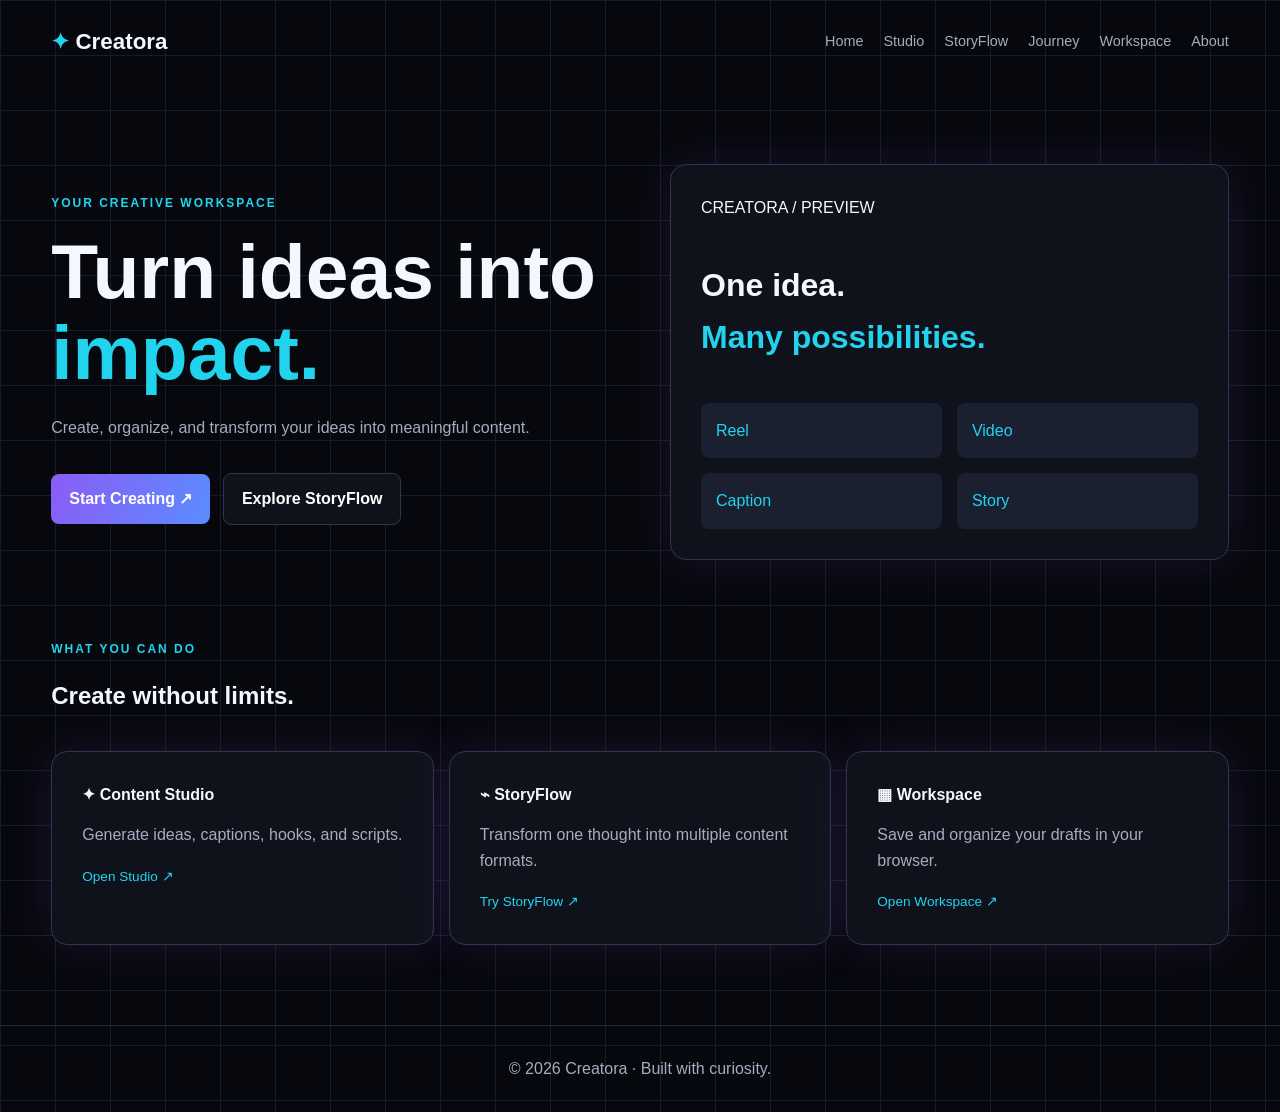
<file: index.html>
<!DOCTYPE html>
<html lang="en">
<head>
<meta charset="UTF-8">
<meta name="viewport" content="width=device-width, initial-scale=1.0">
<title>Creatora | Home</title>
<link rel="icon" type="image/png" href="favicon1 .jpeg">
<link rel="stylesheet" href="style.css">
</head>
<body>
<header class="navbar">
<a class="logo" href="index.html">✦ Creatora</a>
<button class="menu-toggle">☰</button>
<nav class="nav-links">
<a href="index.html">Home</a><a href="studio.html">Studio</a><a href="storyflow.html">StoryFlow</a>
<a href="journey.html">Journey</a><a href="workspace.html">Workspace</a><a href="about.html">About</a>
</nav>
</header>
<main>
<section class="hero">
<div>
<p class="eyebrow">YOUR CREATIVE WORKSPACE</p>
<h1>Turn ideas into <span>impact.</span></h1>
<p class="hero-text">Create, organize, and transform your ideas into meaningful content.</p>
<a class="btn primary" href="studio.html">Start Creating ↗</a>
<a class="btn secondary" href="storyflow.html">Explore StoryFlow</a>
</div>
<div class="hero-card">
<p>CREATORA / PREVIEW</p><h2>One idea.<br><span>Many possibilities.</span></h2>
<div class="chips"><span>Reel</span><span>Video</span><span>Caption</span><span>Story</span></div>
</div>
</section>
<section class="section">
<p class="eyebrow">WHAT YOU CAN DO</p><h2>Create without limits.</h2>
<div class="cards">
<article><b>✦ Content Studio</b><p>Generate ideas, captions, hooks, and scripts.</p><a href="studio.html">Open Studio ↗</a></article>
<article><b>⌁ StoryFlow</b><p>Transform one thought into multiple content formats.</p><a href="storyflow.html">Try StoryFlow ↗</a></article>
<article><b>▦ Workspace</b><p>Save and organize your drafts in your browser.</p><a href="workspace.html">Open Workspace ↗</a></article>
</div>
</section>
</main>
<footer>© <span id="year"></span> Creatora · Built with curiosity.</footer>
<script src="main.js"></script>
</body>
</html>
</file>
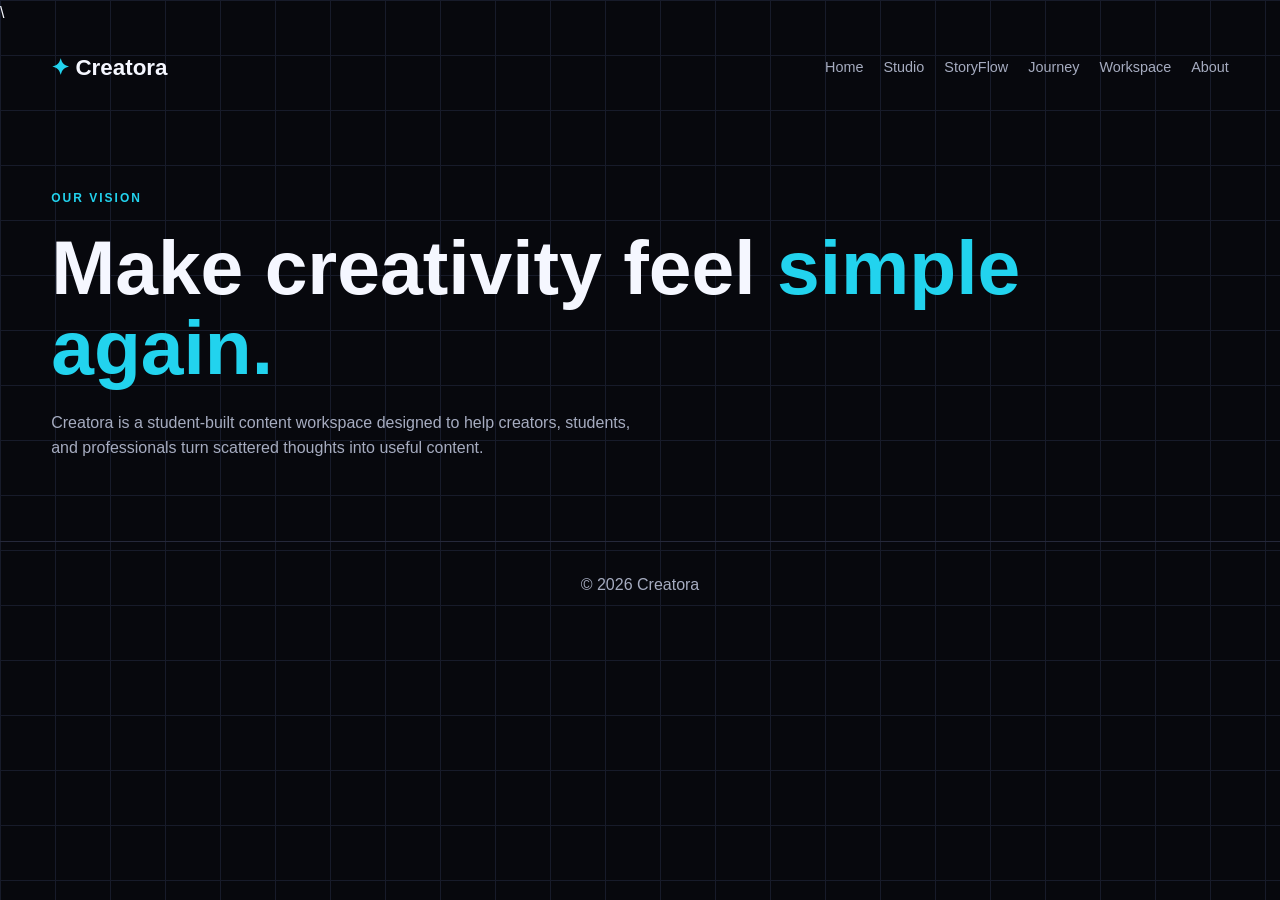
<file: about.html>
<!DOCTYPE html>
<html lang="en"><head>\
    <meta charset="UTF-8"><meta name="viewport" content="width=device-width, initial-scale=1.0">
    <title>About Creatora</title>
    <link rel="icon" type="image/png" href="favicon1 .jpeg">
    <link rel="stylesheet" href="style.css"></head>
<body><header class="navbar"><a class="logo" href="index.html">✦ Creatora</a>
    <button class="menu-toggle">☰</button><nav class="nav-links"><a href="index.html">Home</a>
        <a href="studio.html">Studio</a><a href="storyflow.html">StoryFlow</a><a href="journey.html">Journey</a>
        <a href="workspace.html">Workspace</a><a href="about.html">About</a></nav></header>
<main class="page"><p class="eyebrow">OUR VISION</p><h1>Make creativity feel <span>simple again.</span></h1>
    <p class="hero-text">Creatora is a student-built content workspace designed to help creators, students, and professionals turn scattered thoughts into useful content.</p>
</main><footer>© <span id="year"></span> Creatora</footer><script src="main.js"></script></body></html>
</file>
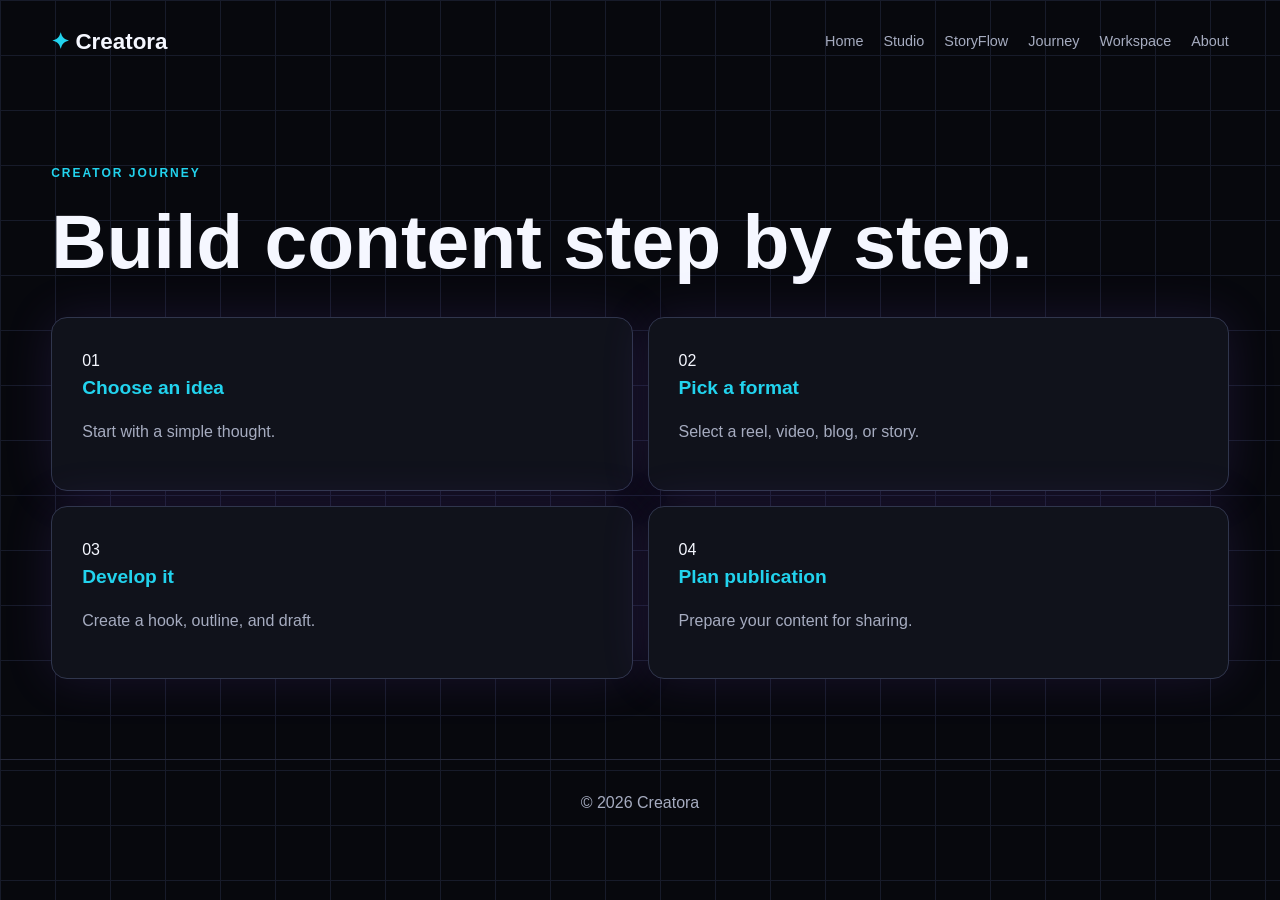
<file: journey.html>
<!DOCTYPE html>
<html lang="en"><head><meta charset="UTF-8"><meta name="viewport" content="width=device-width, initial-scale=1.0"><title>Creator Journey</title>
    <link rel="icon" type="image/png" href="favicon.png">
    <link rel="stylesheet" href="style.css"></head>
<body><header class="navbar"><a class="logo" href="index.html">✦ Creatora</a><button class="menu-toggle">☰</button><nav class="nav-links"><a href="index.html">Home</a><a href="studio.html">Studio</a><a href="storyflow.html">StoryFlow</a><a href="journey.html">Journey</a><a href="workspace.html">Workspace</a><a href="about.html">About</a></nav></header>
<main class="page"><p class="eyebrow">CREATOR JOURNEY</p><h1>Build content step by step.</h1><div class="steps"><div>01 <b>Choose an idea</b><p>Start with a simple thought.</p></div><div>02 <b>Pick a format</b><p>Select a reel, video, blog, or story.</p></div><div>03 <b>Develop it</b><p>Create a hook, outline, and draft.</p></div><div>04 <b>Plan publication</b><p>Prepare your content for sharing.</p></div></div></main><footer>© <span id="year"></span> Creatora</footer><script src="main.js"></script></body></html>
</file>
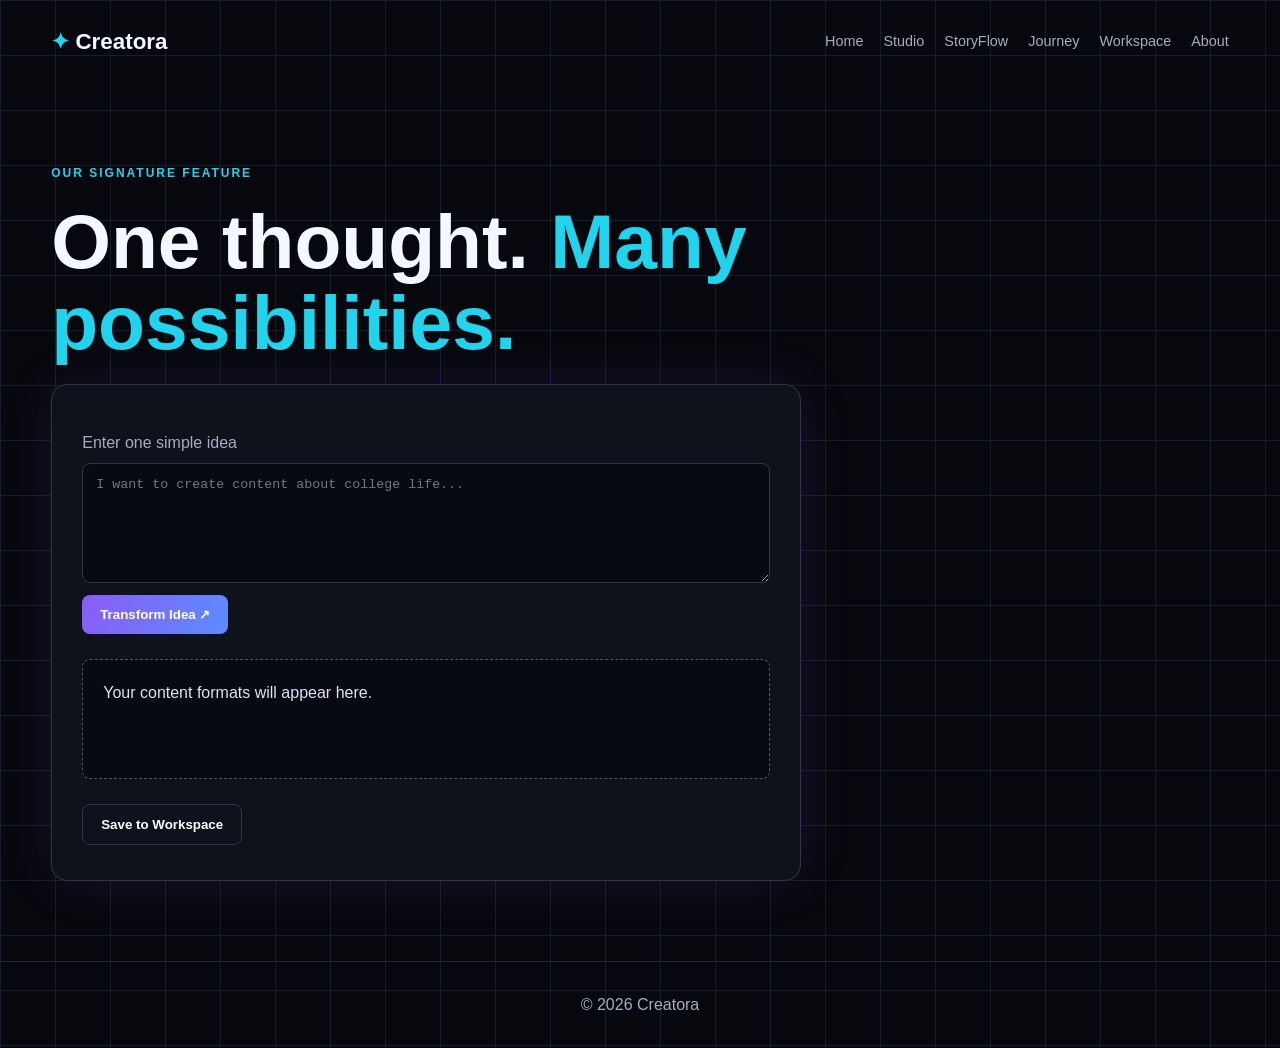
<file: storyflow.html>
<!DOCTYPE html>
<html lang="en"><head><meta charset="UTF-8"><meta name="viewport" content="width=device-width, initial-scale=1.0">
<title>StoryFlow</title>
<link rel="icon" type="image/png" href="favicon.png">
<link rel="stylesheet" href="style.css"></head>
<body>
<header class="navbar"><a class="logo" href="index.html">✦ Creatora</a><button class="menu-toggle">☰</button>
<nav class="nav-links"><a href="index.html">Home</a><a href="studio.html">Studio</a><a href="storyflow.html">StoryFlow</a><a href="journey.html">Journey</a><a href="workspace.html">Workspace</a><a href="about.html">About</a></nav></header>
<main class="page"><p class="eyebrow">OUR SIGNATURE FEATURE</p><h1>One thought. <span>Many possibilities.</span></h1>
<div class="tool"><label for="flowIdea">Enter one simple idea</label><textarea id="flowIdea" placeholder="I want to create content about college life..."></textarea>
<button class="btn primary" id="flowGenerate">Transform Idea ↗</button><div id="flowOutput" class="output">Your content formats will appear here.</div>
<button class="btn secondary" id="flowSave">Save to Workspace</button></div></main>
<footer>© <span id="year"></span> Creatora</footer><script src="main.js"></script><script src="storyflow.js"></script></body></html>
</file>
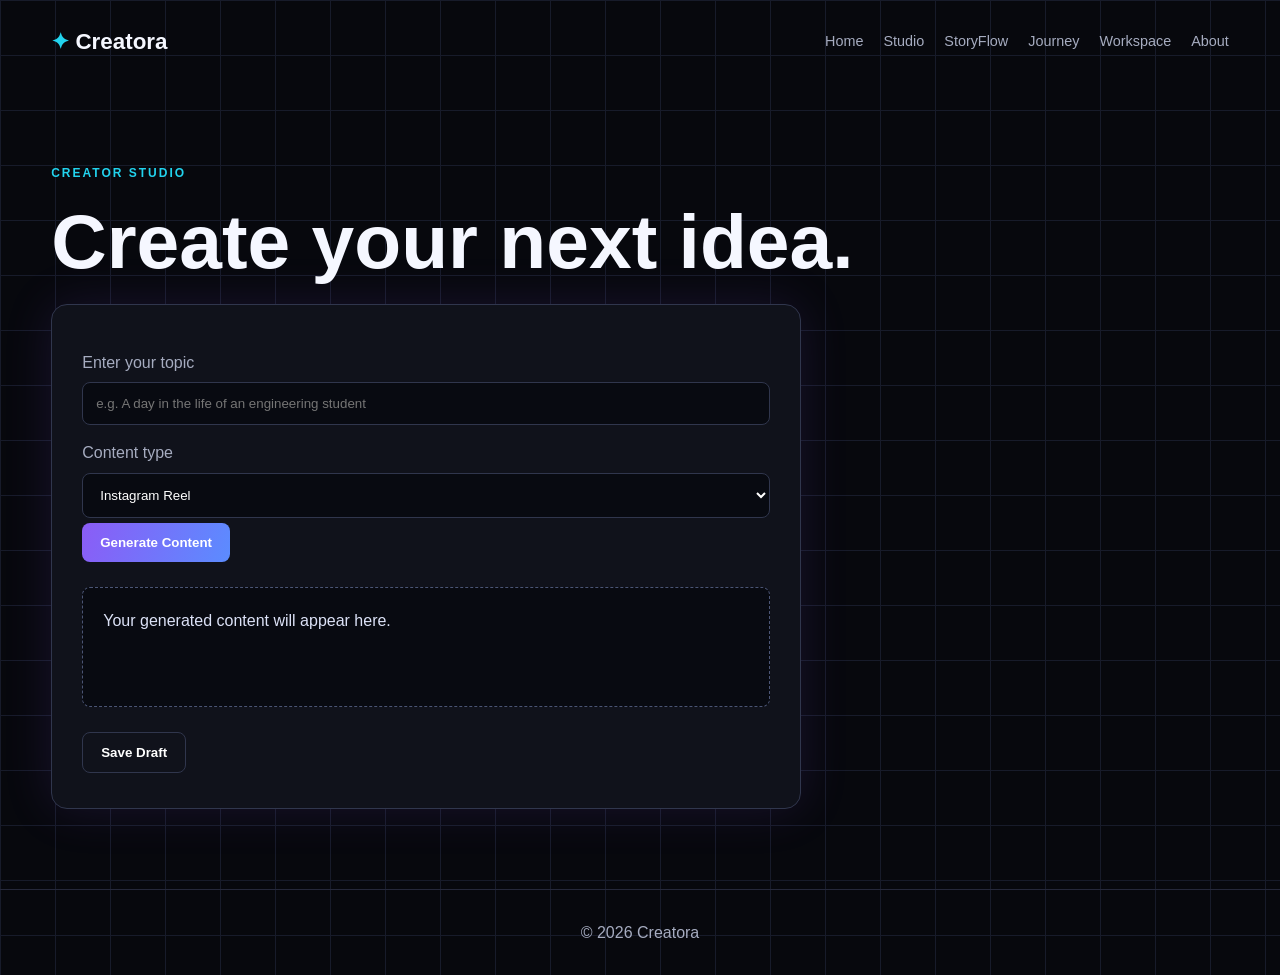
<file: studio.html>
<!DOCTYPE html>
<html lang="en"><head><meta charset="UTF-8"><meta name="viewport" content="width=device-width, initial-scale=1.0">
<title>Creator Studio</title>
<link rel="icon" type="image/png" href="favicon.png">
<link rel="stylesheet" href="style.css"></head>
<body>
<header class="navbar"><a class="logo" href="index.html">✦ Creatora</a><button class="menu-toggle">☰</button>
<nav class="nav-links"><a href="index.html">Home</a><a href="studio.html">Studio</a><a href="storyflow.html">StoryFlow</a><a href="journey.html">Journey</a><a href="workspace.html">Workspace</a><a href="about.html">About</a></nav></header>
<main class="page">
<p class="eyebrow">CREATOR STUDIO</p><h1>Create your next idea.</h1>
<div class="tool">
<label for="topic">Enter your topic</label><input id="topic" placeholder="e.g. A day in the life of an engineering student">
<label for="type">Content type</label><select id="type"><option>Instagram Reel</option><option>YouTube Video</option><option>YouTube Short</option><option>Blog</option></select>
<button class="btn primary" id="generate">Generate Content</button>
<div id="output" class="output">Your generated content will appear here.</div>
<button class="btn secondary" id="save">Save Draft</button>
</div></main><footer>© <span id="year"></span> Creatora</footer>
<script src="main.js"></script><script src="studio.js"></script></body></html>
</file>
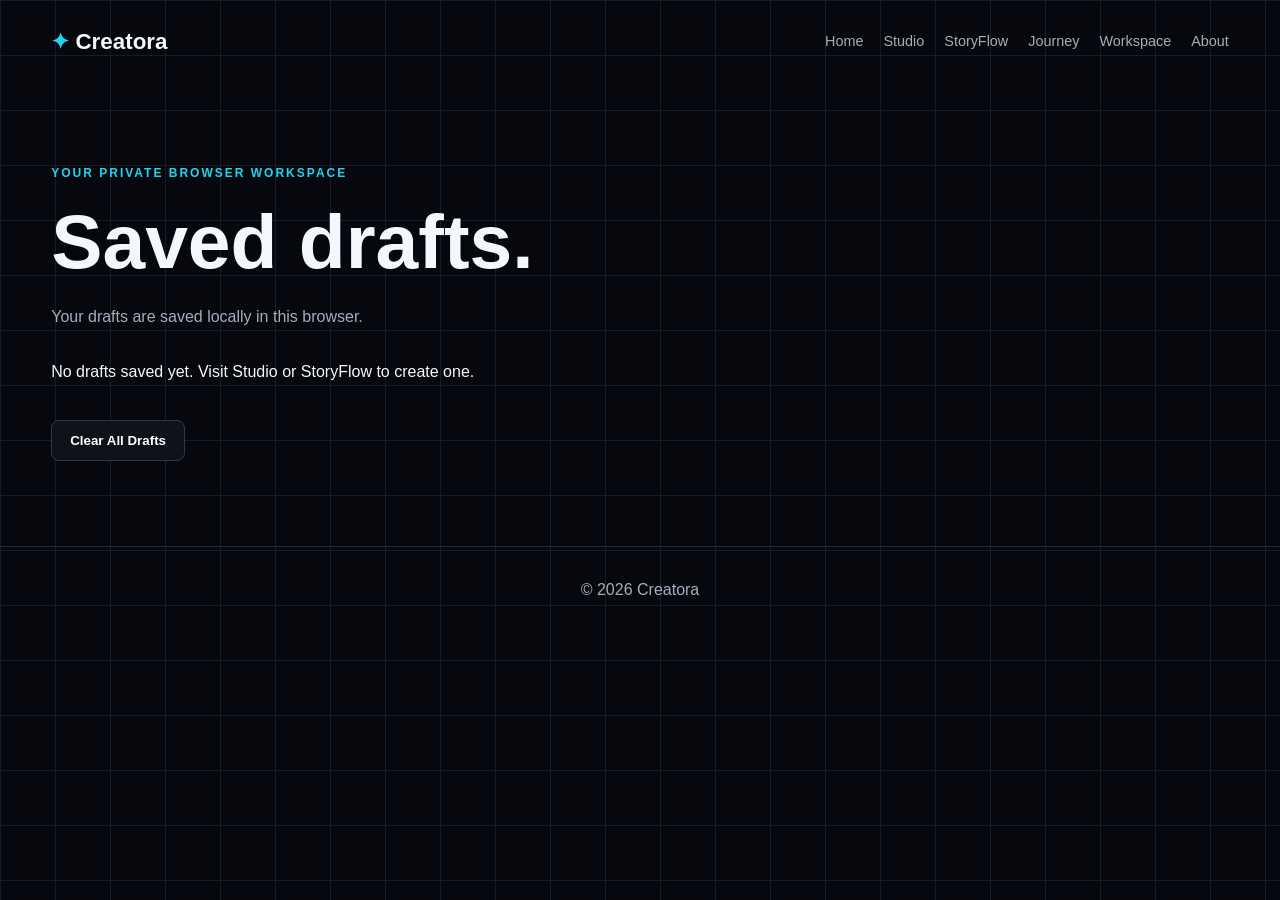
<file: workspace.html>
<!DOCTYPE html>
<html lang="en"><head><meta charset="UTF-8"><meta name="viewport" content="width=device-width, initial-scale=1.0"><title>Workspace</title>
    <link rel="icon" type="image/png" href="favicon.png"><link rel="stylesheet" href="style.css"></head>
<body><header class="navbar"><a class="logo" href="index.html">✦ Creatora</a><button class="menu-toggle">☰</button><nav class="nav-links"><a href="index.html">Home</a><a href="studio.html">Studio</a><a href="storyflow.html">StoryFlow</a><a href="journey.html">Journey</a><a href="workspace.html">Workspace</a><a href="about.html">About</a></nav></header>
<main class="page"><p class="eyebrow">YOUR PRIVATE BROWSER WORKSPACE</p><h1>Saved drafts.</h1><p class="hero-text">Your drafts are saved locally in this browser.</p><div id="drafts" class="drafts"></div><button class="btn secondary" id="clearDrafts">Clear All Drafts</button></main><footer>© <span id="year"></span> Creatora</footer><script src="main.js"></script><script src="workspace.js"></script></body></html>
</file>
<file: style.css>
*{box-sizing:border-box;margin:0;padding:0}body{font-family:Arial,sans-serif;background:#07080d;color:#f5f7ff;line-height:1.6;background-image:linear-gradient(#171b2a 1px,transparent 1px),linear-gradient(90deg,#171b2a 1px,transparent 1px);background-size:55px 55px}a{text-decoration:none;color:inherit}.navbar{width:92%;max-width:1180px;margin:auto;padding:24px 0;display:flex;align-items:center;justify-content:space-between;gap:20px}.logo{font-size:1.4rem;font-weight:800}.logo:first-letter{color:#22d3ee}.nav-links{display:flex;gap:20px;color:#a6acc0;font-size:.9rem}.nav-links a:hover{color:#22d3ee}.menu-toggle{display:none;background:none;color:white;border:0;font-size:1.5rem}.hero,.section,.page{width:92%;max-width:1180px;margin:80px auto}.hero{display:grid;grid-template-columns:1fr 1fr;gap:60px;align-items:center}.eyebrow{color:#22d3ee;font-size:.75rem;letter-spacing:2px;font-weight:bold;margin-bottom:18px}h1{font-size:clamp(2.5rem,6vw,5rem);line-height:1.05;margin-bottom:22px}h1 span,h2 span{color:#22d3ee}.hero-text{color:#a6acc0;max-width:600px;margin-bottom:28px}.btn{display:inline-block;border:0;border-radius:8px;padding:12px 18px;margin:5px 8px 5px 0;font-weight:bold;cursor:pointer}.primary{background:linear-gradient(110deg,#8b5cf6,#5b8cff);color:white}.secondary{border:1px solid #30364d;background:#10121b;color:white}.hero-card,.tool,.cards article,.steps div,.draft{background:#10121b;border:1px solid #30364d;border-radius:16px;padding:30px;box-shadow:0 0 50px #8b5cf622}.hero-card h2{font-size:2rem;margin:40px 0}.chips,.cards,.steps{display:grid;grid-template-columns:repeat(2,1fr);gap:15px}.chips span{background:#1b2030;padding:15px;border-radius:8px;color:#22d3ee}.cards{grid-template-columns:repeat(3,1fr);margin-top:35px}.cards article p,.steps p{color:#a6acc0;margin:15px 0}.cards article a{color:#22d3ee;font-size:.85rem}.tool{max-width:750px}.tool label{display:block;color:#a6acc0;margin:15px 0 7px}.tool input,.tool select,.tool textarea{width:100%;padding:13px;background:#080a11;color:white;border:1px solid #30364d;border-radius:8px}.tool textarea{min-height:120px;resize:vertical}.output{white-space:pre-wrap;background:#080a11;border:1px dashed #4b5575;border-radius:8px;padding:20px;margin:20px 0;color:#dce2f7;min-height:120px}.steps{margin-top:35px}.steps div b{display:block;font-size:1.2rem;color:#22d3ee}.drafts{display:grid;gap:15px;margin:30px 0}.draft{white-space:pre-wrap}.draft button{margin-top:12px}footer{border-top:1px solid #25283a;padding:30px 4%;color:#a6acc0;text-align:center}@media(max-width:800px){.nav-links{display:none}.nav-links.open{display:flex;flex-direction:column;width:100%}.menu-toggle{display:block}.navbar{flex-wrap:wrap}.hero{grid-template-columns:1fr;margin-top:40px}.cards{grid-template-columns:1fr}.steps{grid-template-columns:1fr}.hero-card{margin-top:20px}}
</file>
